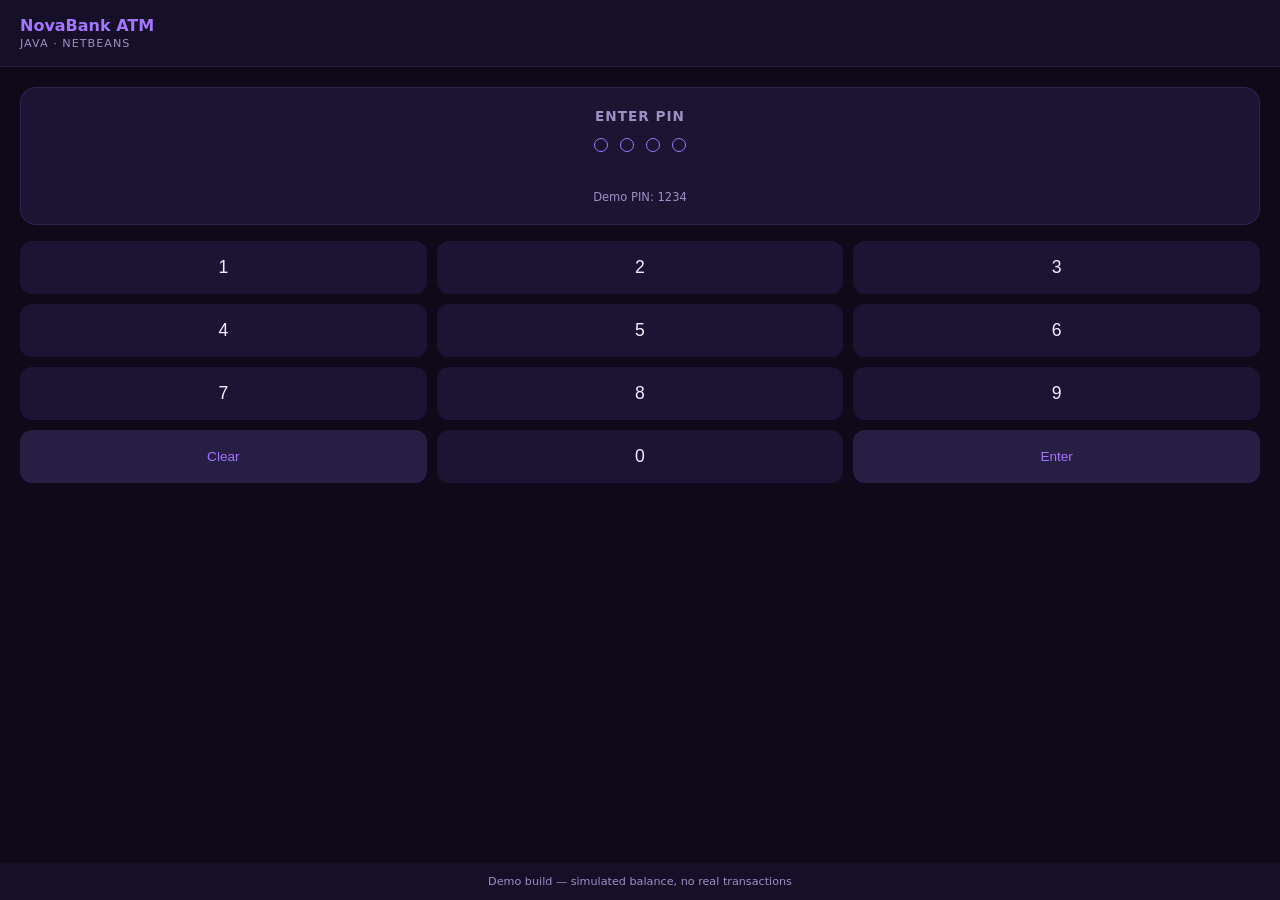
<file: 2026 portfolio/demos/atm-demo.html>
<!DOCTYPE html>
<html lang="en">
<head>
<meta charset="UTF-8">
<meta name="viewport" content="width=device-width, initial-scale=1.0">
<title>ATM Simulation</title>
<style>
    :root{
        --accent:#a276ff;
        --accent-dim:#7c4fe0;
        --bg:#0e0a1a;
        --bg2:#160f28;
        --card:#1c1433;
        --text:#f2eeff;
        --muted:#9c90c2;
    }
    *{ box-sizing:border-box; margin:0; padding:0; }
    html,body{ height:100%; }
    body{
        font-family:'Segoe UI',system-ui,sans-serif;
        background:var(--bg);
        color:var(--text);
        display:flex;
        flex-direction:column;
        min-height:100vh;
    }
    header{
        padding:16px 20px; background:var(--bg2); border-bottom:1px solid rgba(162,118,255,.15);
        display:flex; justify-content:space-between; align-items:center;
    }
    header h1{ font-size:1rem; color:var(--accent); }
    header p{ font-size:.7rem; color:var(--muted); text-transform:uppercase; letter-spacing:1px; margin-top:2px; }
    .logout-btn{ background:none; border:1px solid rgba(162,118,255,.3); color:var(--muted); border-radius:8px; padding:6px 10px; font-size:.7rem; cursor:pointer; }
    main{ flex:1; padding:20px; display:flex; flex-direction:column; gap:16px; }

    .screen{
        background:var(--card); border-radius:16px; padding:20px; text-align:center;
        border:1px solid rgba(162,118,255,.15); min-height:80px; display:flex; flex-direction:column; justify-content:center; gap:8px;
    }
    .screen h2{ font-size:.85rem; color:var(--muted); text-transform:uppercase; letter-spacing:1px; }
    .screen .big{ font-size:1.6rem; font-weight:700; color:var(--accent); }
    .pin-dots{ display:flex; justify-content:center; gap:12px; margin:6px 0; }
    .pin-dots span{ width:14px; height:14px; border-radius:50%; border:1px solid var(--accent); }
    .pin-dots span.filled{ background:var(--accent); }
    .hint{ color:var(--muted); font-size:.72rem; }
    .error-msg{ color:#ff8a8a; font-size:.78rem; min-height:16px; }

    .keypad{ display:grid; grid-template-columns:repeat(3,1fr); gap:10px; }
    .keypad button{
        padding:16px 0; border-radius:12px; border:none; background:var(--card); color:var(--text);
        font-size:1.1rem; cursor:pointer; transition:.15s;
    }
    .keypad button:active{ transform:scale(.94); }
    .keypad button.action{ background:rgba(162,118,255,.18); color:var(--accent); font-size:.85rem; }

    .menu{ display:flex; flex-direction:column; gap:10px; }
    .menu button{
        padding:16px; border-radius:12px; border:1px solid rgba(162,118,255,.2); background:var(--card);
        color:var(--text); font-size:.9rem; text-align:left; display:flex; justify-content:space-between; align-items:center; cursor:pointer;
    }
    .menu button:hover{ border-color:var(--accent); }
    .menu button .arrow{ color:var(--accent); }

    .amount-input{
        width:100%; padding:14px; border-radius:12px; border:1px solid rgba(162,118,255,.25);
        background:var(--card); color:var(--text); font-size:1.1rem; text-align:center;
    }
    .action-row{ display:flex; gap:10px; }
    .action-row button{
        flex:1; padding:14px; border-radius:12px; border:none; font-weight:600; cursor:pointer; font-size:.85rem;
    }
    .btn-primary{ background:var(--accent); color:#150a2e; }
    .btn-secondary{ background:var(--card); color:var(--muted); border:1px solid rgba(162,118,255,.25) !important; }

    .hidden{ display:none !important; }
    footer{ padding:12px 20px; text-align:center; color:var(--muted); font-size:.7rem; background:var(--bg2); }
</style>
</head>
<body>

<header>
    <div>
        <h1>NovaBank ATM</h1>
        <p>Java · NetBeans</p>
    </div>
    <button class="logout-btn hidden" id="logoutBtn">Log out</button>
</header>

<main>

    <!-- PIN SCREEN -->
    <div id="pinScreen">
        <div class="screen">
            <h2>Enter PIN</h2>
            <div class="pin-dots" id="pinDots">
                <span></span><span></span><span></span><span></span>
            </div>
            <div class="error-msg" id="pinError">&nbsp;</div>
            <div class="hint">Demo PIN: 1234</div>
        </div>
        <div class="keypad" id="pinKeypad" style="margin-top:16px;">
            <button data-num="1">1</button><button data-num="2">2</button><button data-num="3">3</button>
            <button data-num="4">4</button><button data-num="5">5</button><button data-num="6">6</button>
            <button data-num="7">7</button><button data-num="8">8</button><button data-num="9">9</button>
            <button class="action" data-action="clear">Clear</button><button data-num="0">0</button><button class="action" data-action="enter">Enter</button>
        </div>
    </div>

    <!-- MENU SCREEN -->
    <div id="menuScreen" class="hidden menu">
        <div class="screen">
            <h2>Available Balance</h2>
            <div class="big" id="balanceDisplay">P2,450.00</div>
        </div>
        <button data-go="withdraw">Withdraw Cash <span class="arrow">→</span></button>
        <button data-go="deposit">Deposit Funds <span class="arrow">→</span></button>
        <button data-go="balance">Balance Inquiry <span class="arrow">→</span></button>
    </div>

    <!-- AMOUNT SCREEN -->
    <div id="amountScreen" class="hidden">
        <div class="screen">
            <h2 id="amountTitle">Withdraw Amount</h2>
            <div class="error-msg" id="amountError">&nbsp;</div>
        </div>
        <input class="amount-input" id="amountInput" type="number" placeholder="Enter amount (P)" style="margin-top:14px;">
        <div class="action-row" style="margin-top:14px;">
            <button class="btn-secondary" data-go="menu">Back</button>
            <button class="btn-primary" id="confirmAmountBtn">Confirm</button>
        </div>
    </div>

    <!-- RESULT SCREEN -->
    <div id="resultScreen" class="hidden">
        <div class="screen">
            <h2 id="resultTitle">Transaction Complete</h2>
            <div class="big" id="resultMessage"></div>
        </div>
        <div class="action-row" style="margin-top:14px;">
            <button class="btn-primary" style="width:100%" data-go="menu">Back to Menu</button>
        </div>
    </div>

</main>

<footer>Demo build — simulated balance, no real transactions</footer>

<script>
    let balance = 2450;
    let pin = '';
    const CORRECT_PIN = '1234';
    let pendingAction = null;

    const pinScreen = document.getElementById('pinScreen');
    const menuScreen = document.getElementById('menuScreen');
    const amountScreen = document.getElementById('amountScreen');
    const resultScreen = document.getElementById('resultScreen');
    const logoutBtn = document.getElementById('logoutBtn');
    const balanceDisplay = document.getElementById('balanceDisplay');
    const pinDots = document.querySelectorAll('#pinDots span');
    const pinError = document.getElementById('pinError');

    function show(screen){
        [pinScreen, menuScreen, amountScreen, resultScreen].forEach(s => s.classList.add('hidden'));
        screen.classList.remove('hidden');
        logoutBtn.classList.toggle('hidden', screen === pinScreen);
    }

    function renderPin(){
        pinDots.forEach((dot, i) => dot.classList.toggle('filled', i < pin.length));
    }

    document.querySelectorAll('#pinKeypad [data-num]').forEach(btn => {
        btn.addEventListener('click', () => {
            if (pin.length >= 4) return;
            pin += btn.dataset.num;
            renderPin();
        });
    });

    document.querySelector('[data-action="clear"]').addEventListener('click', () => {
        pin = '';
        pinError.textContent = ' ';
        renderPin();
    });

    document.querySelector('[data-action="enter"]').addEventListener('click', () => {
        if (pin.length < 4){
            pinError.textContent = 'Enter a 4-digit PIN';
            return;
        }
        if (pin === CORRECT_PIN){
            pinError.textContent = ' ';
            balanceDisplay.textContent = 'P' + balance.toFixed(2);
            show(menuScreen);
        } else {
            pinError.textContent = 'Incorrect PIN, try again';
        }
        pin = '';
        renderPin();
    });

    document.querySelectorAll('[data-go]').forEach(btn => {
        btn.addEventListener('click', () => {
            const dest = btn.dataset.go;
            if (dest === 'menu'){
                balanceDisplay.textContent = 'P' + balance.toFixed(2);
                show(menuScreen);
            } else if (dest === 'balance'){
                document.getElementById('resultTitle').textContent = 'Available Balance';
                document.getElementById('resultMessage').textContent = 'P' + balance.toFixed(2);
                show(resultScreen);
            } else {
                pendingAction = dest;
                document.getElementById('amountTitle').textContent = dest === 'withdraw' ? 'Withdraw Amount' : 'Deposit Amount';
                document.getElementById('amountInput').value = '';
                document.getElementById('amountError').textContent = ' ';
                show(amountScreen);
            }
        });
    });

    document.getElementById('confirmAmountBtn').addEventListener('click', () => {
        const val = Number(document.getElementById('amountInput').value);
        const errorEl = document.getElementById('amountError');

        if (!val || val <= 0){
            errorEl.textContent = 'Enter a valid amount';
            return;
        }

        if (pendingAction === 'withdraw'){
            if (val > balance){
                errorEl.textContent = 'Insufficient funds';
                return;
            }
            balance -= val;
            document.getElementById('resultTitle').textContent = 'Withdrawal Successful';
            document.getElementById('resultMessage').textContent = '-P' + val.toFixed(2);
        } else {
            balance += val;
            document.getElementById('resultTitle').textContent = 'Deposit Successful';
            document.getElementById('resultMessage').textContent = '+P' + val.toFixed(2);
        }

        show(resultScreen);
    });

    logoutBtn.addEventListener('click', () => {
        pin = '';
        renderPin();
        show(pinScreen);
    });

    renderPin();
</script>

</body>
</html>
</file>
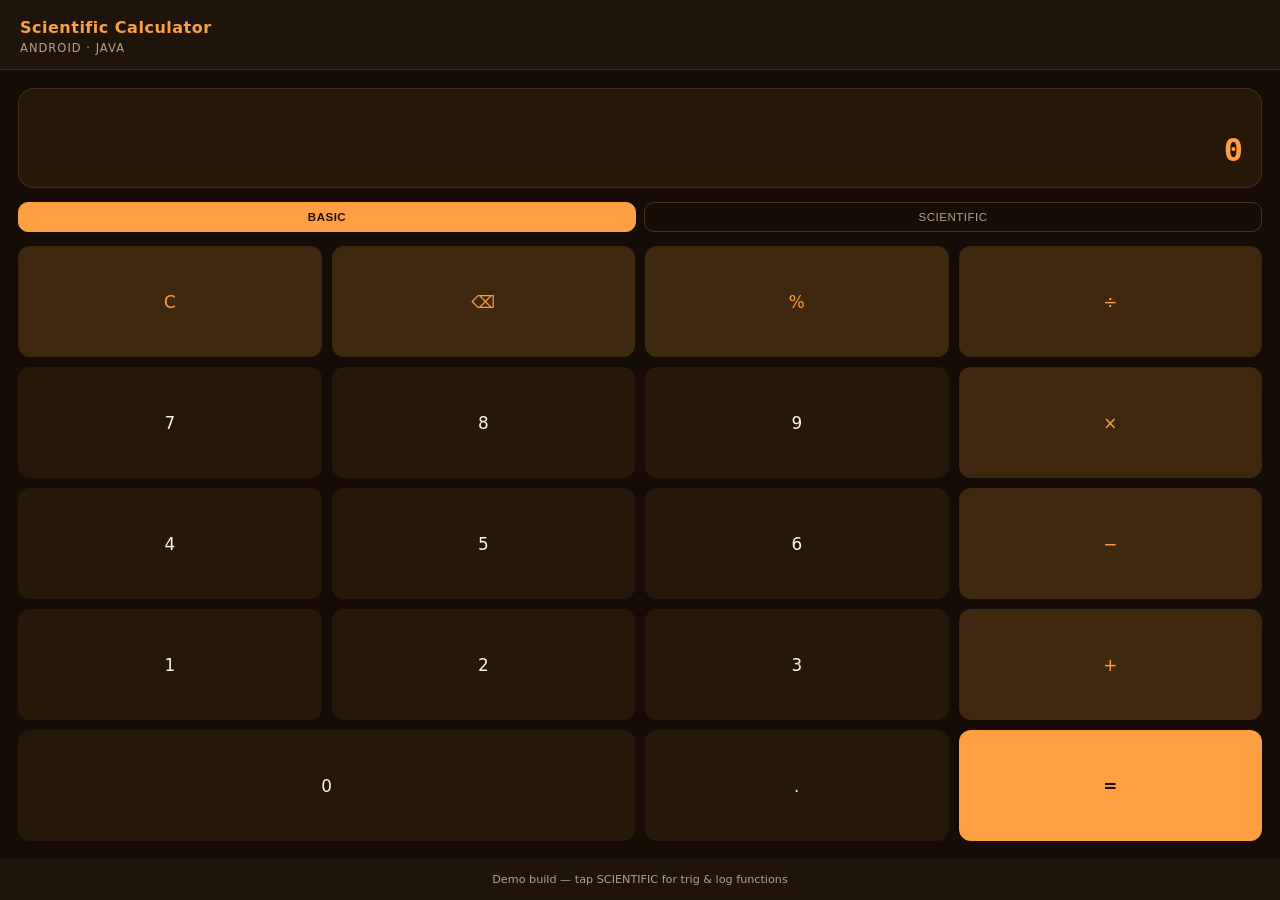
<file: 2026 portfolio/demos/calculator-demo.html>
<!DOCTYPE html>
<html lang="en">
<head>
<meta charset="UTF-8">
<meta name="viewport" content="width=device-width, initial-scale=1.0">
<title>Scientific Calculator</title>
<style>
    :root{
        --accent:#ff9f43;
        --accent-dim:#c9720f;
        --bg:#150d05;
        --bg2:#1e1409;
        --card:#251808;
        --text:#fff3e6;
        --muted:#b8a08a;
    }
    *{ box-sizing:border-box; margin:0; padding:0; }
    html,body{ height:100%; }
    body{
        font-family:'Segoe UI',system-ui,sans-serif;
        background:var(--bg);
        color:var(--text);
        display:flex;
        flex-direction:column;
        min-height:100vh;
    }
    header{
        padding:18px 20px 14px;
        background:var(--bg2);
        border-bottom:1px solid rgba(255,159,67,.15);
    }
    header h1{ font-size:1rem; color:var(--accent); letter-spacing:.5px; }
    header p{ font-size:.72rem; color:var(--muted); margin-top:4px; text-transform:uppercase; letter-spacing:1px; }
    main{ flex:1; padding:18px; display:flex; flex-direction:column; gap:14px; }
    .display{
        background:var(--card);
        border-radius:16px;
        padding:18px;
        min-height:90px;
        display:flex;
        flex-direction:column;
        justify-content:flex-end;
        gap:6px;
        border:1px solid rgba(255,159,67,.15);
    }
    .display .expr{ color:var(--muted); font-size:.85rem; min-height:18px; word-break:break-all; text-align:right; font-family:'Consolas',monospace; }
    .display .result{ color:var(--accent); font-size:2rem; font-weight:600; text-align:right; word-break:break-all; font-family:'Consolas',monospace; }
    .mode-row{ display:flex; gap:8px; }
    .mode-btn{
        flex:1; padding:8px; border-radius:10px; border:1px solid rgba(255,159,67,.25);
        background:transparent; color:var(--muted); font-size:.72rem; letter-spacing:.5px; cursor:pointer;
        transition:.2s;
    }
    .mode-btn.active{ background:var(--accent); color:#1a0f03; border-color:var(--accent); font-weight:600; }
    .keys{ display:grid; grid-template-columns:repeat(4,1fr); gap:10px; flex:1; }
    .keys.sci{ display:none; }
    .keys.sci.show{ display:grid; }
    button.key{
        border:none; border-radius:12px; background:var(--card); color:var(--text);
        font-size:1.05rem; padding:16px 0; cursor:pointer; transition:.15s; font-family:inherit;
    }
    button.key:active{ transform:scale(.94); }
    button.key.op{ background:rgba(255,159,67,.18); color:var(--accent); }
    button.key.eq{ background:var(--accent); color:#1a0f03; font-weight:700; }
    button.key.fn{ background:rgba(255,159,67,.1); color:var(--accent); font-size:.85rem; }
    button.key.wide{ grid-column:span 2; }
    footer{ padding:14px 20px; text-align:center; color:var(--muted); font-size:.7rem; background:var(--bg2); }
</style>
</head>
<body>

<header>
    <h1>Scientific Calculator</h1>
    <p>Android · Java</p>
</header>

<main>
    <div class="display">
        <div class="expr" id="expr">&nbsp;</div>
        <div class="result" id="result">0</div>
    </div>

    <div class="mode-row">
        <button class="mode-btn active" id="basicModeBtn">BASIC</button>
        <button class="mode-btn" id="sciModeBtn">SCIENTIFIC</button>
    </div>

    <div class="keys sci" id="sciKeys">
        <button class="key fn" data-fn="sin(">sin</button>
        <button class="key fn" data-fn="cos(">cos</button>
        <button class="key fn" data-fn="tan(">tan</button>
        <button class="key fn" data-fn="log(">log</button>
        <button class="key fn" data-fn="sqrt(">√</button>
        <button class="key fn" data-fn="(">(</button>
        <button class="key fn" data-fn=")">)</button>
        <button class="key fn" data-op="^">x^y</button>
    </div>

    <div class="keys" id="basicKeys">
        <button class="key op" data-action="clear">C</button>
        <button class="key op" data-action="back">⌫</button>
        <button class="key op" data-op="%">%</button>
        <button class="key op" data-op="/">÷</button>

        <button class="key" data-num="7">7</button>
        <button class="key" data-num="8">8</button>
        <button class="key" data-num="9">9</button>
        <button class="key op" data-op="*">×</button>

        <button class="key" data-num="4">4</button>
        <button class="key" data-num="5">5</button>
        <button class="key" data-num="6">6</button>
        <button class="key op" data-op="-">−</button>

        <button class="key" data-num="1">1</button>
        <button class="key" data-num="2">2</button>
        <button class="key" data-num="3">3</button>
        <button class="key op" data-op="+">+</button>

        <button class="key wide" data-num="0">0</button>
        <button class="key" data-num=".">.</button>
        <button class="key eq" data-action="equals">=</button>
    </div>
</main>

<footer>Demo build — tap SCIENTIFIC for trig &amp; log functions</footer>

<script>
    const exprEl = document.getElementById('expr');
    const resultEl = document.getElementById('result');
    let expr = '';

    function render(){
        exprEl.textContent = expr || ' ';
    }

    function safeEval(source){
        let e = source;
        e = e.replace(/sin\(([^()]*)\)/g, 'Math.sin(($1)*Math.PI/180)');
        e = e.replace(/cos\(([^()]*)\)/g, 'Math.cos(($1)*Math.PI/180)');
        e = e.replace(/tan\(([^()]*)\)/g, 'Math.tan(($1)*Math.PI/180)');
        e = e.replace(/log\(([^()]*)\)/g, 'Math.log10($1)');
        e = e.replace(/sqrt\(([^()]*)\)/g, 'Math.sqrt($1)');
        e = e.replace(/\^/g, '**');
        e = e.replace(/%/g, '/100');
        return Function('"use strict"; return (' + e + ')')();
    }

    document.querySelectorAll('[data-num]').forEach(btn => {
        btn.addEventListener('click', () => {
            expr += btn.dataset.num;
            render();
        });
    });

    document.querySelectorAll('[data-op]').forEach(btn => {
        btn.addEventListener('click', () => {
            expr += btn.dataset.op;
            render();
        });
    });

    document.querySelectorAll('[data-fn]').forEach(btn => {
        btn.addEventListener('click', () => {
            expr += btn.dataset.fn;
            render();
        });
    });

    document.querySelector('[data-action="clear"]').addEventListener('click', () => {
        expr = '';
        resultEl.textContent = '0';
        render();
    });

    document.querySelector('[data-action="back"]').addEventListener('click', () => {
        expr = expr.slice(0, -1);
        render();
    });

    document.querySelector('[data-action="equals"]').addEventListener('click', () => {
        if (!expr) return;
        try {
            const value = safeEval(expr);
            resultEl.textContent = Number.isFinite(value) ? String(Math.round(value * 100000) / 100000) : 'Error';
        } catch (err) {
            resultEl.textContent = 'Error';
        }
    });

    const basicKeys = document.getElementById('basicKeys');
    const sciKeys = document.getElementById('sciKeys');
    const basicModeBtn = document.getElementById('basicModeBtn');
    const sciModeBtn = document.getElementById('sciModeBtn');

    basicModeBtn.addEventListener('click', () => {
        sciKeys.classList.remove('show');
        basicModeBtn.classList.add('active');
        sciModeBtn.classList.remove('active');
    });

    sciModeBtn.addEventListener('click', () => {
        sciKeys.classList.add('show');
        sciModeBtn.classList.add('active');
        basicModeBtn.classList.remove('active');
    });
</script>

</body>
</html>
</file>
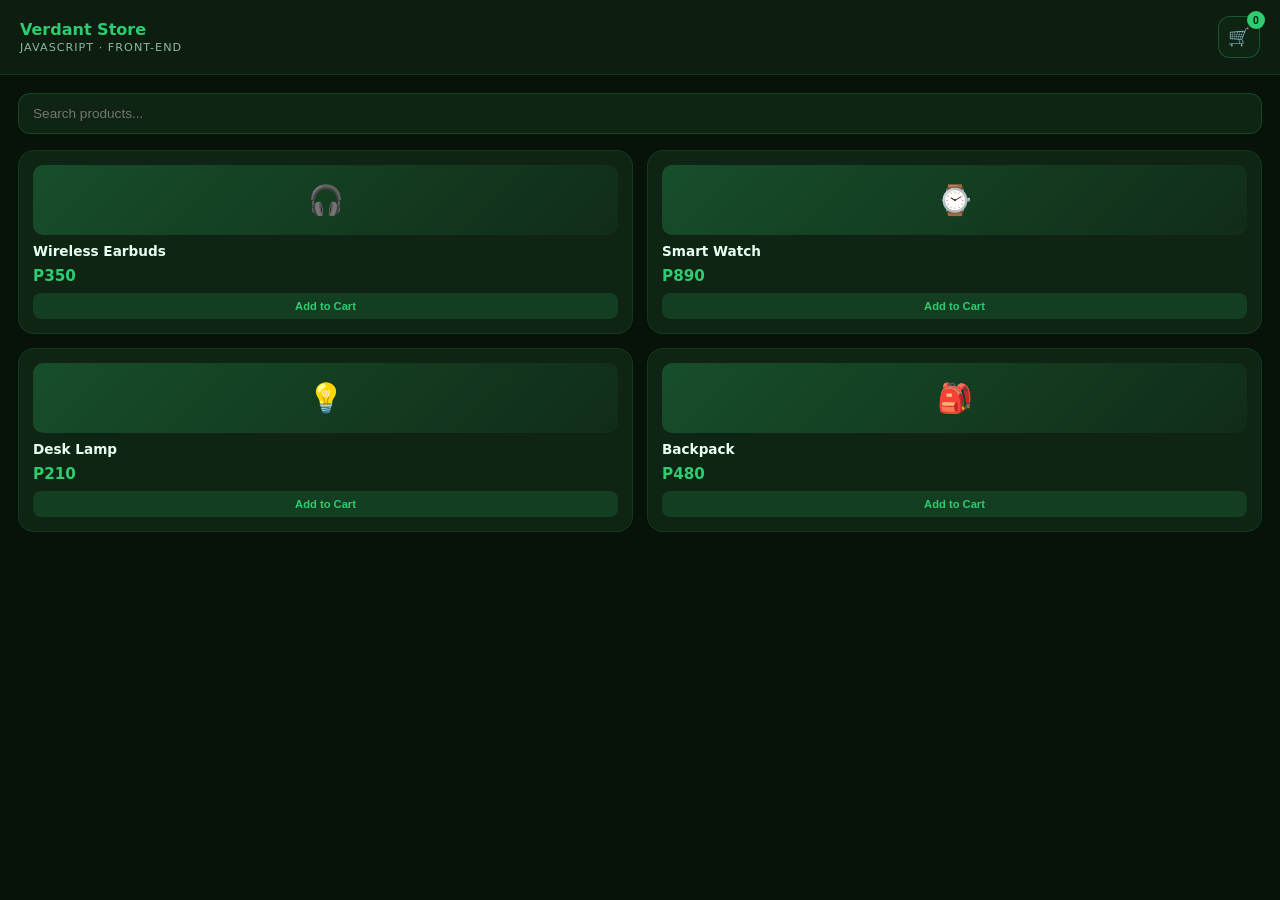
<file: 2026 portfolio/demos/ecommerce-demo.html>
<!DOCTYPE html>
<html lang="en">
<head>
<meta charset="UTF-8">
<meta name="viewport" content="width=device-width, initial-scale=1.0">
<title>Online Store</title>
<style>
    :root{
        --accent:#2ecc71;
        --accent-dim:#1e9f57;
        --bg:#071309;
        --bg2:#0d1e10;
        --card:#0f2413;
        --text:#eafff0;
        --muted:#8fb89c;
    }
    *{ box-sizing:border-box; margin:0; padding:0; }
    html,body{ height:100%; }
    body{
        font-family:'Segoe UI',system-ui,sans-serif;
        background:var(--bg);
        color:var(--text);
        display:flex;
        flex-direction:column;
        min-height:100vh;
        position:relative;
        overflow-x:hidden;
    }
    header{
        padding:16px 20px;
        background:var(--bg2);
        border-bottom:1px solid rgba(46,204,113,.15);
        display:flex;
        align-items:center;
        justify-content:space-between;
    }
    header h1{ font-size:1rem; color:var(--accent); }
    header p{ font-size:.7rem; color:var(--muted); margin-top:2px; text-transform:uppercase; letter-spacing:1px; }
    .cart-btn{
        position:relative; background:var(--card); border:1px solid rgba(46,204,113,.3);
        color:var(--accent); border-radius:12px; width:42px; height:42px; font-size:1.1rem;
        cursor:pointer; display:flex; align-items:center; justify-content:center;
    }
    .cart-badge{
        position:absolute; top:-6px; right:-6px; background:var(--accent); color:#04220c;
        font-size:.65rem; font-weight:700; width:18px; height:18px; border-radius:50%;
        display:flex; align-items:center; justify-content:center;
    }
    main{ flex:1; padding:18px; }
    .search{
        width:100%; padding:12px 14px; border-radius:12px; border:1px solid rgba(46,204,113,.2);
        background:var(--card); color:var(--text); margin-bottom:16px; font-size:.85rem;
    }
    .grid{ display:grid; grid-template-columns:1fr 1fr; gap:14px; }
    .product{
        background:var(--card); border-radius:16px; padding:14px; display:flex; flex-direction:column; gap:8px;
        border:1px solid rgba(46,204,113,.12);
    }
    .thumb{
        height:70px; border-radius:10px; background:linear-gradient(135deg, rgba(46,204,113,.25), rgba(46,204,113,.05));
        display:flex; align-items:center; justify-content:center; font-size:1.8rem;
    }
    .product h3{ font-size:.85rem; }
    .product .price{ color:var(--accent); font-weight:700; font-size:.95rem; }
    .add-btn{
        margin-top:auto; padding:7px 4px; border-radius:8px; border:none; background:rgba(46,204,113,.15);
        color:var(--accent); font-size:.7rem; font-weight:600; cursor:pointer; transition:.2s; white-space:nowrap;
    }
    .add-btn:active{ transform:scale(.95); }
    .add-btn.added{ background:var(--accent); color:#04220c; }

    .cart-panel{
        position:fixed; inset:0; background:rgba(2,10,4,.6); display:flex; align-items:flex-end;
        opacity:0; pointer-events:none; transition:.3s; z-index:20;
    }
    .cart-panel.open{ opacity:1; pointer-events:auto; }
    .cart-sheet{
        background:var(--bg2); width:100%; border-radius:20px 20px 0 0; padding:20px;
        transform:translateY(100%); transition:.35s ease; max-height:70%; display:flex; flex-direction:column;
    }
    .cart-panel.open .cart-sheet{ transform:translateY(0); }
    .cart-sheet h2{ font-size:1rem; color:var(--accent); margin-bottom:12px; }
    .cart-items{ flex:1; overflow-y:auto; display:flex; flex-direction:column; gap:10px; }
    .cart-item{ display:flex; align-items:center; justify-content:space-between; background:var(--card); padding:10px 12px; border-radius:10px; }
    .cart-item .info{ font-size:.8rem; }
    .cart-item .info span{ display:block; color:var(--muted); font-size:.72rem; }
    .remove-btn{ background:none; border:none; color:#ff8a8a; font-size:1rem; cursor:pointer; }
    .cart-total{ display:flex; justify-content:space-between; padding:14px 0; font-weight:700; color:var(--accent); border-top:1px solid rgba(46,204,113,.15); margin-top:10px; }
    .checkout-btn{
        padding:14px; border:none; border-radius:12px; background:var(--accent); color:#04220c;
        font-weight:700; font-size:.9rem; cursor:pointer;
    }
    .close-cart{ align-self:flex-end; background:none; border:none; color:var(--muted); font-size:.8rem; cursor:pointer; margin-bottom:6px; }
    .empty{ color:var(--muted); font-size:.85rem; text-align:center; padding:20px 0; }

    .toast{
        position:fixed; bottom:20px; left:50%; transform:translateX(-50%) translateY(20px); background:var(--accent);
        color:#04220c; padding:12px 20px; border-radius:999px; font-size:.82rem; font-weight:600;
        opacity:0; transition:.3s; z-index:30; white-space:nowrap;
    }
    .toast.show{ opacity:1; transform:translateX(-50%) translateY(0); }
</style>
</head>
<body>

<header>
    <div>
        <h1>Verdant Store</h1>
        <p>JavaScript · Front-End</p>
    </div>
    <button class="cart-btn" id="cartBtn">🛒<span class="cart-badge" id="cartBadge">0</span></button>
</header>

<main>
    <input class="search" placeholder="Search products...">
    <div class="grid" id="grid"></div>
</main>

<div class="cart-panel" id="cartPanel">
    <div class="cart-sheet">
        <button class="close-cart" id="closeCart">Close ✕</button>
        <h2>Your Cart</h2>
        <div class="cart-items" id="cartItems"></div>
        <div class="cart-total"><span>Subtotal</span><span id="cartTotal">P0</span></div>
        <button class="checkout-btn" id="checkoutBtn">Checkout</button>
    </div>
</div>

<div class="toast" id="toast"></div>

<script>
    const products = [
        { id: 1, name: 'Wireless Earbuds', price: 350, emoji: '🎧' },
        { id: 2, name: 'Smart Watch', price: 890, emoji: '⌚' },
        { id: 3, name: 'Desk Lamp', price: 210, emoji: '💡' },
        { id: 4, name: 'Backpack', price: 480, emoji: '🎒' }
    ];

    const cart = {};
    const grid = document.getElementById('grid');
    const cartBtn = document.getElementById('cartBtn');
    const cartPanel = document.getElementById('cartPanel');
    const closeCart = document.getElementById('closeCart');
    const cartItemsEl = document.getElementById('cartItems');
    const cartTotalEl = document.getElementById('cartTotal');
    const cartBadge = document.getElementById('cartBadge');
    const toast = document.getElementById('toast');

    function showToast(msg){
        toast.textContent = msg;
        toast.classList.add('show');
        setTimeout(() => toast.classList.remove('show'), 1800);
    }

    function renderGrid(){
        grid.innerHTML = products.map(p => `
            <div class="product">
                <div class="thumb">${p.emoji}</div>
                <h3>${p.name}</h3>
                <div class="price">P${p.price}</div>
                <button class="add-btn" data-id="${p.id}">Add to Cart</button>
            </div>
        `).join('');

        grid.querySelectorAll('.add-btn').forEach(btn => {
            btn.addEventListener('click', () => {
                const id = Number(btn.dataset.id);
                cart[id] = (cart[id] || 0) + 1;
                renderCart();
                showToast('Added to cart');
                btn.textContent = 'Added ✓';
                btn.classList.add('added');
                setTimeout(() => { btn.textContent = 'Add to Cart'; btn.classList.remove('added'); }, 900);
            });
        });
    }

    function renderCart(){
        const ids = Object.keys(cart);
        let count = 0, total = 0;
        ids.forEach(id => { count += cart[id]; });
        cartBadge.textContent = count;

        if (!ids.length){
            cartItemsEl.innerHTML = '<div class="empty">Your cart is empty</div>';
        } else {
            cartItemsEl.innerHTML = ids.map(id => {
                const p = products.find(x => x.id === Number(id));
                const lineTotal = p.price * cart[id];
                total += lineTotal;
                return `
                    <div class="cart-item">
                        <div class="info">${p.emoji} ${p.name} × ${cart[id]}<span>P${lineTotal}</span></div>
                        <button class="remove-btn" data-id="${id}">✕</button>
                    </div>
                `;
            }).join('');
        }

        cartTotalEl.textContent = 'P' + total;

        cartItemsEl.querySelectorAll('.remove-btn').forEach(btn => {
            btn.addEventListener('click', () => {
                delete cart[btn.dataset.id];
                renderCart();
            });
        });
    }

    cartBtn.addEventListener('click', () => cartPanel.classList.add('open'));
    closeCart.addEventListener('click', () => cartPanel.classList.remove('open'));
    cartPanel.addEventListener('click', (e) => { if (e.target === cartPanel) cartPanel.classList.remove('open'); });

    document.getElementById('checkoutBtn').addEventListener('click', () => {
        const total = cartTotalEl.textContent;
        if (total === 'P0'){ showToast('Cart is empty'); return; }
        showToast('Order placed! Total ' + total);
        Object.keys(cart).forEach(k => delete cart[k]);
        renderCart();
        setTimeout(() => cartPanel.classList.remove('open'), 900);
    });

    renderGrid();
    renderCart();
</script>

</body>
</html>
</file>
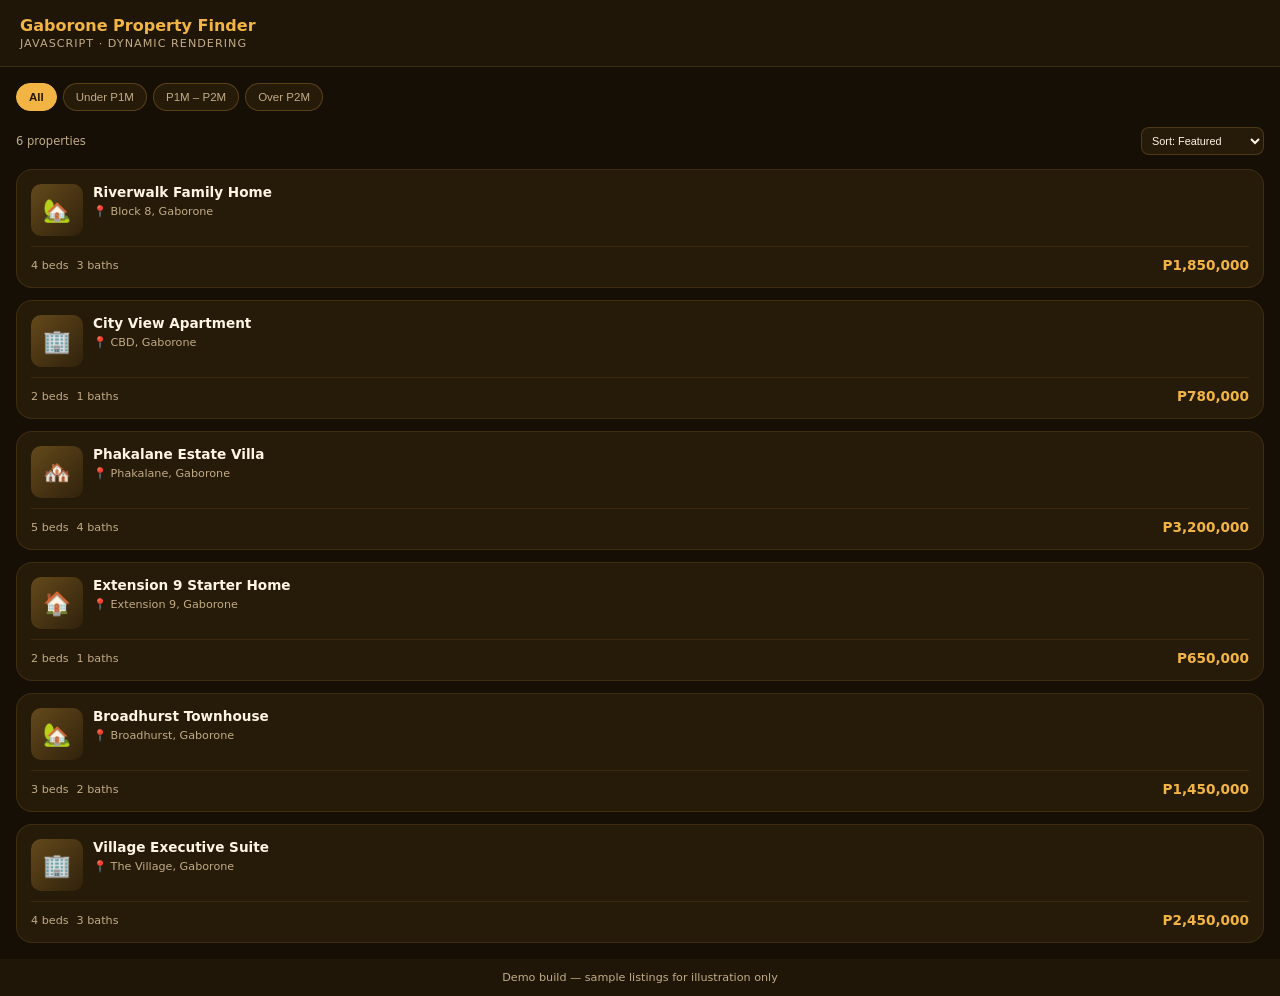
<file: 2026 portfolio/demos/realestate-demo.html>
<!DOCTYPE html>
<html lang="en">
<head>
<meta charset="UTF-8">
<meta name="viewport" content="width=device-width, initial-scale=1.0">
<title>Real Estate Listings</title>
<style>
    :root{
        --accent:#f2b544;
        --accent-dim:#c98f1f;
        --bg:#150f06;
        --bg2:#1f1608;
        --card:#261a09;
        --text:#fff6e6;
        --muted:#c2ac85;
    }
    *{ box-sizing:border-box; margin:0; padding:0; }
    html,body{ height:100%; }
    body{
        font-family:'Segoe UI',system-ui,sans-serif;
        background:var(--bg);
        color:var(--text);
        display:flex;
        flex-direction:column;
        min-height:100vh;
    }
    header{ padding:16px 20px; background:var(--bg2); border-bottom:1px solid rgba(242,181,68,.15); }
    header h1{ font-size:1rem; color:var(--accent); }
    header p{ font-size:.7rem; color:var(--muted); text-transform:uppercase; letter-spacing:1px; margin-top:2px; }

    main{ flex:1; padding:16px; display:flex; flex-direction:column; gap:14px; }

    .filters{ display:flex; gap:6px; overflow-x:auto; padding-bottom:2px; }
    .filter-chip{
        flex-shrink:0; padding:7px 12px; border-radius:999px; border:1px solid rgba(242,181,68,.25);
        background:var(--card); color:var(--muted); font-size:.72rem; cursor:pointer; transition:.2s; white-space:nowrap;
    }
    .filter-chip.active{ background:var(--accent); color:#241703; border-color:var(--accent); font-weight:600; }

    .sort-row{ display:flex; flex-wrap:wrap; justify-content:space-between; align-items:center; gap:6px; font-size:.72rem; color:var(--muted); }
    .sort-row select{
        background:var(--card); color:var(--text); border:1px solid rgba(242,181,68,.2); border-radius:8px;
        padding:6px 6px; font-size:.68rem; max-width:100%; min-width:0;
    }

    .listings{ display:flex; flex-direction:column; gap:12px; }
    .property{
        background:var(--card); border-radius:16px; padding:14px; border:1px solid rgba(242,181,68,.12); cursor:pointer;
        min-width:0;
    }
    .prop-top{ display:flex; gap:10px; min-width:0; }
    .prop-thumb{
        width:52px; height:52px; border-radius:10px; flex-shrink:0;
        background:linear-gradient(135deg, rgba(242,181,68,.3), rgba(242,181,68,.05));
        display:flex; align-items:center; justify-content:center; font-size:1.4rem;
    }
    .prop-info{ flex:1; min-width:0; }
    .prop-info h3{ font-size:.85rem; line-height:1.3; word-break:break-word; }
    .prop-info .loc{ font-size:.7rem; color:var(--muted); margin-top:3px; word-break:break-word; }
    .prop-footer{
        display:flex; flex-wrap:wrap; justify-content:space-between; align-items:center; gap:6px;
        margin-top:10px; padding-top:10px; border-top:1px solid rgba(242,181,68,.1);
    }
    .prop-footer .meta{ font-size:.7rem; color:var(--muted); display:flex; gap:8px; flex-shrink:0; }
    .prop-price{ color:var(--accent); font-weight:700; font-size:.85rem; white-space:nowrap; flex-shrink:0; }
    .prop-details{
        max-height:0; overflow:hidden; transition:.3s ease; font-size:.75rem; color:var(--muted); line-height:1.6;
    }
    .property.expanded .prop-details{ max-height:120px; margin-top:10px; padding-top:10px; border-top:1px solid rgba(242,181,68,.15); }
    .no-results{ text-align:center; color:var(--muted); font-size:.85rem; padding:30px 0; }
    footer{ padding:12px 20px; text-align:center; color:var(--muted); font-size:.7rem; background:var(--bg2); }
</style>
</head>
<body>

<header>
    <h1>Gaborone Property Finder</h1>
    <p>JavaScript · Dynamic Rendering</p>
</header>

<main>
    <div class="filters" id="filters">
        <button class="filter-chip active" data-filter="all">All</button>
        <button class="filter-chip" data-filter="under1">Under P1M</button>
        <button class="filter-chip" data-filter="1to2">P1M – P2M</button>
        <button class="filter-chip" data-filter="over2">Over P2M</button>
    </div>

    <div class="sort-row">
        <span id="resultCount">6 properties</span>
        <select id="sortSelect">
            <option value="default">Sort: Featured</option>
            <option value="low">Price: Low to High</option>
            <option value="high">Price: High to Low</option>
        </select>
    </div>

    <div class="listings" id="listings"></div>
</main>

<footer>Demo build — sample listings for illustration only</footer>

<script>
    const properties = [
        { id: 1, name: 'Riverwalk Family Home', loc: 'Block 8, Gaborone', price: 1850000, beds: 4, baths: 3, emoji: '🏡', desc: 'Spacious 4-bedroom home with a landscaped garden and double garage.' },
        { id: 2, name: 'City View Apartment', loc: 'CBD, Gaborone', price: 780000, beds: 2, baths: 1, emoji: '🏢', desc: 'Modern 2-bedroom apartment with secure parking and city views.' },
        { id: 3, name: 'Phakalane Estate Villa', loc: 'Phakalane, Gaborone', price: 3200000, beds: 5, baths: 4, emoji: '🏘️', desc: 'Luxury villa on the golf estate with pool and staff quarters.' },
        { id: 4, name: 'Extension 9 Starter Home', loc: 'Extension 9, Gaborone', price: 650000, beds: 2, baths: 1, emoji: '🏠', desc: 'Compact starter home, ideal for first-time buyers, close to schools.' },
        { id: 5, name: 'Broadhurst Townhouse', loc: 'Broadhurst, Gaborone', price: 1450000, beds: 3, baths: 2, emoji: '🏡', desc: 'Townhouse in a gated complex with communal pool and 24hr security.' },
        { id: 6, name: 'Village Executive Suite', loc: 'The Village, Gaborone', price: 2450000, beds: 4, baths: 3, emoji: '🏢', desc: 'Executive home near the mall, recently renovated with modern finishes.' }
    ];

    let activeFilter = 'all';
    let sortMode = 'default';
    const listingsEl = document.getElementById('listings');
    const resultCount = document.getElementById('resultCount');

    function matchesFilter(p){
        if (activeFilter === 'under1') return p.price < 1000000;
        if (activeFilter === '1to2') return p.price >= 1000000 && p.price <= 2000000;
        if (activeFilter === 'over2') return p.price > 2000000;
        return true;
    }

    function fmt(n){ return 'P' + n.toLocaleString(); }

    function render(){
        let list = properties.filter(matchesFilter);
        if (sortMode === 'low') list = list.slice().sort((a,b) => a.price - b.price);
        if (sortMode === 'high') list = list.slice().sort((a,b) => b.price - a.price);

        resultCount.textContent = list.length + ' propert' + (list.length === 1 ? 'y' : 'ies');

        if (!list.length){
            listingsEl.innerHTML = '<div class="no-results">No properties match this filter</div>';
            return;
        }

        listingsEl.innerHTML = list.map(p => `
            <div class="property" data-id="${p.id}">
                <div class="prop-top">
                    <div class="prop-thumb">${p.emoji}</div>
                    <div class="prop-info">
                        <h3>${p.name}</h3>
                        <div class="loc">📍 ${p.loc}</div>
                    </div>
                </div>
                <div class="prop-footer">
                    <div class="meta"><span>${p.beds} beds</span><span>${p.baths} baths</span></div>
                    <div class="prop-price">${fmt(p.price)}</div>
                </div>
                <div class="prop-details">${p.desc}</div>
            </div>
        `).join('');

        listingsEl.querySelectorAll('.property').forEach(card => {
            card.addEventListener('click', () => card.classList.toggle('expanded'));
        });
    }

    document.querySelectorAll('.filter-chip').forEach(chip => {
        chip.addEventListener('click', () => {
            document.querySelectorAll('.filter-chip').forEach(c => c.classList.remove('active'));
            chip.classList.add('active');
            activeFilter = chip.dataset.filter;
            render();
        });
    });

    document.getElementById('sortSelect').addEventListener('change', (e) => {
        sortMode = e.target.value;
        render();
    });

    render();
</script>

</body>
</html>
</file>
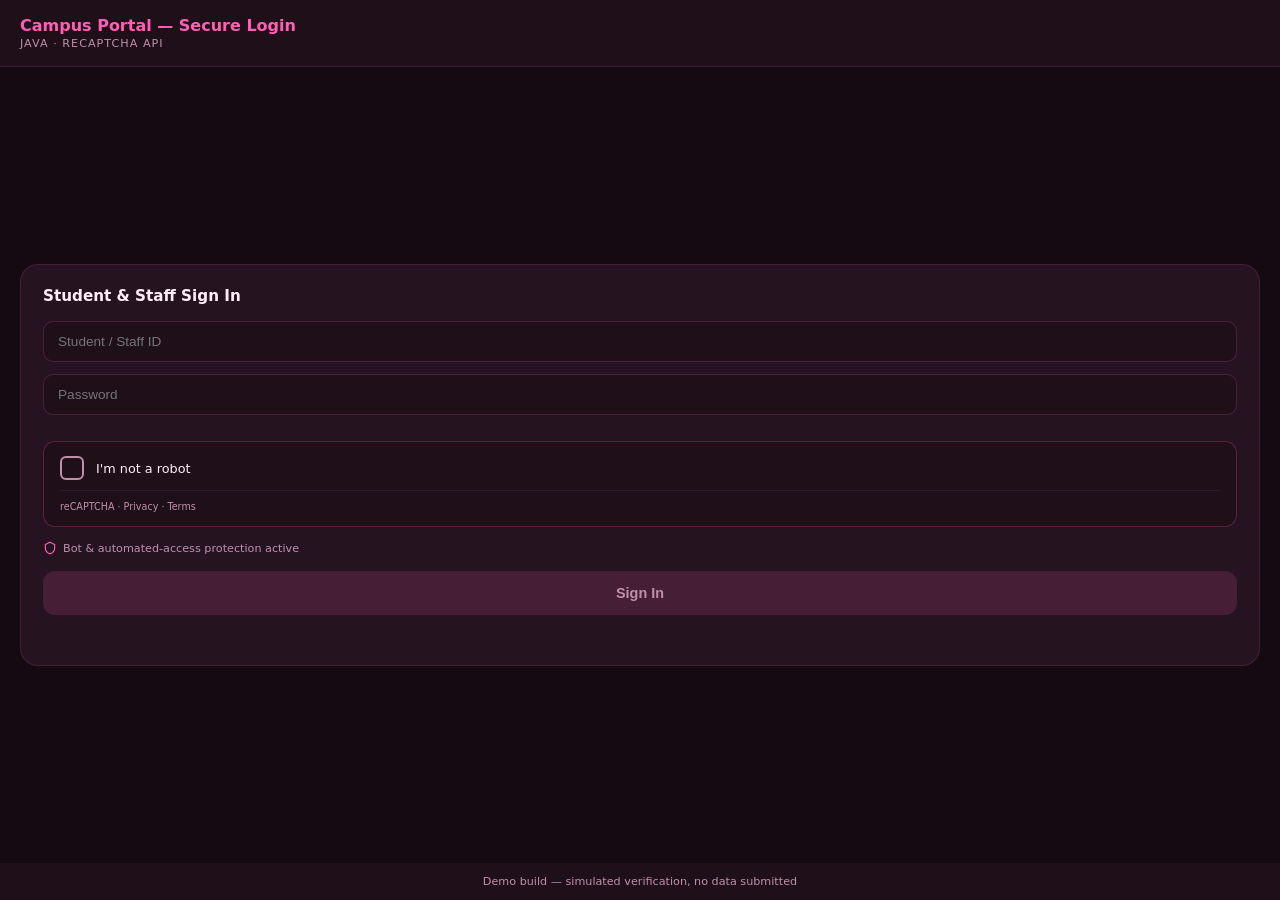
<file: 2026 portfolio/demos/recaptcha-demo.html>
<!DOCTYPE html>
<html lang="en">
<head>
<meta charset="UTF-8">
<meta name="viewport" content="width=device-width, initial-scale=1.0">
<title>reCAPTCHA Verification</title>
<style>
    :root{
        --accent:#ff5fb2;
        --accent-dim:#c93b87;
        --bg:#150a11;
        --bg2:#1f0f19;
        --card:#261320;
        --text:#ffeef7;
        --muted:#c090ab;
    }
    *{ box-sizing:border-box; margin:0; padding:0; }
    html,body{ height:100%; }
    body{
        font-family:'Segoe UI',system-ui,sans-serif;
        background:var(--bg);
        color:var(--text);
        display:flex;
        flex-direction:column;
        min-height:100vh;
    }
    header{ padding:16px 20px; background:var(--bg2); border-bottom:1px solid rgba(255,95,178,.15); }
    header h1{ font-size:1rem; color:var(--accent); }
    header p{ font-size:.7rem; color:var(--muted); text-transform:uppercase; letter-spacing:1px; margin-top:2px; }

    main{ flex:1; padding:26px 20px; display:flex; flex-direction:column; gap:18px; justify-content:center; }

    .login-card{ background:var(--card); border-radius:18px; padding:22px; border:1px solid rgba(255,95,178,.15); }
    .login-card h2{ font-size:.95rem; margin-bottom:16px; color:var(--text); }
    .field{
        width:100%; padding:12px 14px; border-radius:10px; border:1px solid rgba(255,95,178,.2);
        background:var(--bg2); color:var(--text); margin-bottom:12px; font-size:.85rem;
    }

    .captcha-box{
        padding:14px 16px; border-radius:12px;
        border:1px solid rgba(255,95,178,.25); background:var(--bg2); margin:14px 0;
    }
    .captcha-row{ display:flex; align-items:center; gap:12px; min-width:0; }
    .checkbox{
        width:24px; height:24px; border-radius:6px; border:2px solid var(--muted); flex-shrink:0;
        display:flex; align-items:center; justify-content:center; cursor:pointer; transition:.2s; position:relative;
    }
    .checkbox.loading{ border-color:var(--accent); }
    .checkbox.verified{ background:var(--accent); border-color:var(--accent); }
    .checkbox svg{ width:14px; height:14px; opacity:0; transition:.2s; }
    .checkbox.verified svg{ opacity:1; }
    .spinner{
        width:14px; height:14px; border:2px solid rgba(255,95,178,.3); border-top-color:var(--accent);
        border-radius:50%; opacity:0; position:absolute; animation:spin .7s linear infinite;
    }
    .checkbox.loading .spinner{ opacity:1; }
    @keyframes spin{ to{ transform:rotate(360deg); } }
    .captcha-label{ font-size:.8rem; flex:1; min-width:0; word-break:break-word; }
    .captcha-brand{ font-size:.6rem; color:var(--muted); margin-top:10px; padding-top:10px; border-top:1px solid rgba(255,95,178,.12); }

    .shield{ font-size:.7rem; color:var(--muted); display:flex; align-items:center; gap:6px; }
    .shield svg{ width:14px; height:14px; color:var(--accent); }

    .signin-btn{
        width:100%; padding:14px; border:none; border-radius:12px; background:rgba(255,95,178,.15);
        color:var(--muted); font-weight:600; font-size:.9rem; cursor:pointer; transition:.2s;
    }
    .signin-btn.ready{ background:var(--accent); color:#2a0a1c; }
    .signin-btn.shake{ animation:shake .4s; }
    @keyframes shake{ 20%,60%{ transform:translateX(-6px); } 40%,80%{ transform:translateX(6px); } }

    .status-msg{ text-align:center; font-size:.78rem; margin-top:12px; min-height:16px; }
    .status-msg.warn{ color:#ff9d9d; }
    .status-msg.success{ color:var(--accent); }
    footer{ padding:12px 20px; text-align:center; color:var(--muted); font-size:.7rem; background:var(--bg2); }
</style>
</head>
<body>

<header>
    <h1>Campus Portal — Secure Login</h1>
    <p>Java · reCAPTCHA API</p>
</header>

<main>
    <div class="login-card">
        <h2>Student &amp; Staff Sign In</h2>
        <input class="field" placeholder="Student / Staff ID" disabled>
        <input class="field" placeholder="Password" type="password" disabled>

        <div class="captcha-box">
            <div class="captcha-row">
                <div class="checkbox" id="checkbox">
                    <div class="spinner"></div>
                    <svg viewBox="0 0 24 24" fill="none" stroke="#2a0a1c" stroke-width="3"><path d="M4 12l5 5L20 6"/></svg>
                </div>
                <div class="captcha-label">I'm not a robot</div>
            </div>
            <div class="captcha-brand">reCAPTCHA · Privacy · Terms</div>
        </div>

        <div class="shield">
            <svg viewBox="0 0 24 24" fill="none" stroke="currentColor" stroke-width="2"><path d="M12 2l8 4v6c0 5-3.5 8.5-8 10-4.5-1.5-8-5-8-10V6z"/></svg>
            Bot &amp; automated-access protection active
        </div>

        <button class="signin-btn" id="signinBtn" style="margin-top:16px;">Sign In</button>
        <div class="status-msg" id="statusMsg">&nbsp;</div>
    </div>
</main>

<footer>Demo build — simulated verification, no data submitted</footer>

<script>
    const checkbox = document.getElementById('checkbox');
    const signinBtn = document.getElementById('signinBtn');
    const statusMsg = document.getElementById('statusMsg');
    let verified = false;
    let verifying = false;

    checkbox.addEventListener('click', () => {
        if (verified || verifying) return;
        verifying = true;
        checkbox.classList.add('loading');
        statusMsg.textContent = 'Verifying...';
        statusMsg.className = 'status-msg';

        setTimeout(() => {
            verifying = false;
            verified = true;
            checkbox.classList.remove('loading');
            checkbox.classList.add('verified');
            signinBtn.classList.add('ready');
            statusMsg.textContent = 'Verification passed — you may sign in';
            statusMsg.className = 'status-msg success';
        }, 1100);
    });

    signinBtn.addEventListener('click', () => {
        if (!verified){
            signinBtn.classList.add('shake');
            statusMsg.textContent = 'Please complete the verification above';
            statusMsg.className = 'status-msg warn';
            setTimeout(() => signinBtn.classList.remove('shake'), 400);
            return;
        }
        statusMsg.textContent = 'Access granted — bot protection passed ✓';
        statusMsg.className = 'status-msg success';
    });
</script>

</body>
</html>
</file>
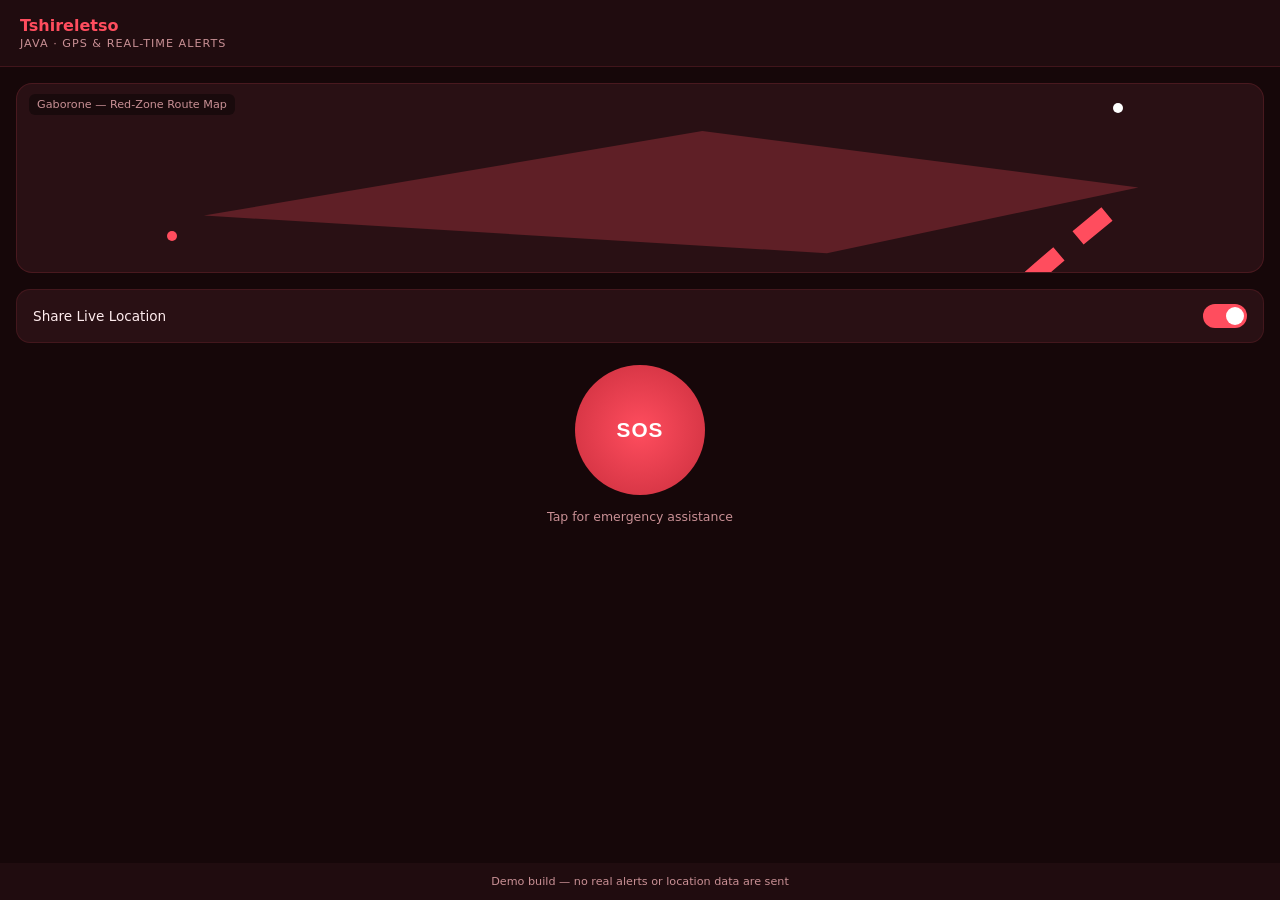
<file: 2026 portfolio/demos/safety-demo.html>
<!DOCTYPE html>
<html lang="en">
<head>
<meta charset="UTF-8">
<meta name="viewport" content="width=device-width, initial-scale=1.0">
<title>Tshireletso Safety App</title>
<style>
    :root{
        --accent:#ff4d5e;
        --accent-dim:#c92e3d;
        --bg:#160709;
        --bg2:#200c0f;
        --card:#291014;
        --text:#ffecee;
        --muted:#c99095;
    }
    *{ box-sizing:border-box; margin:0; padding:0; }
    html,body{ height:100%; }
    body{
        font-family:'Segoe UI',system-ui,sans-serif;
        background:var(--bg);
        color:var(--text);
        display:flex;
        flex-direction:column;
        min-height:100vh;
    }
    header{ padding:16px 20px; background:var(--bg2); border-bottom:1px solid rgba(255,77,94,.15); }
    header h1{ font-size:1rem; color:var(--accent); }
    header p{ font-size:.7rem; color:var(--muted); text-transform:uppercase; letter-spacing:1px; margin-top:2px; }

    main{ flex:1; padding:16px; display:flex; flex-direction:column; gap:16px; }

    .map{
        position:relative; height:190px; border-radius:16px; background:var(--card);
        border:1px solid rgba(255,77,94,.15); overflow:hidden;
    }
    .zone{ position:absolute; background:rgba(255,77,94,.25); border:1px solid rgba(255,77,94,.5); clip-path:polygon(15% 70%,55% 25%,90% 55%,65% 90%); inset:0; }
    .route{ position:absolute; inset:0; }
    .pin{ position:absolute; width:10px; height:10px; border-radius:50%; }
    .pin.start{ background:var(--accent); top:78%; left:12%; }
    .pin.end{ background:#fff; top:10%; left:88%; }
    .map-label{ position:absolute; top:10px; left:12px; font-size:.7rem; color:var(--muted); background:rgba(0,0,0,.4); padding:4px 8px; border-radius:6px; }

    .toggle-row{
        display:flex; align-items:center; justify-content:space-between; background:var(--card);
        padding:14px 16px; border-radius:14px; border:1px solid rgba(255,77,94,.12);
    }
    .toggle-row span{ font-size:.85rem; }
    .switch{ position:relative; width:44px; height:24px; }
    .switch input{ opacity:0; width:0; height:0; }
    .slider{
        position:absolute; inset:0; background:rgba(255,255,255,.15); border-radius:999px; cursor:pointer; transition:.2s;
    }
    .slider::before{
        content:''; position:absolute; width:18px; height:18px; left:3px; top:3px; background:#fff; border-radius:50%; transition:.2s;
    }
    .switch input:checked + .slider{ background:var(--accent); }
    .switch input:checked + .slider::before{ transform:translateX(20px); }

    .sos-wrap{ display:flex; flex-direction:column; align-items:center; gap:14px; margin-top:6px; }
    .sos-btn{
        width:130px; height:130px; border-radius:50%; border:none; cursor:pointer;
        background:radial-gradient(circle, var(--accent), var(--accent-dim));
        color:#fff; font-size:1.3rem; font-weight:800; letter-spacing:1px;
        box-shadow:0 0 0 rgba(255,77,94,.5); animation:pulse 2.2s infinite;
        transition:transform .15s;
    }
    .sos-btn:active{ transform:scale(.96); }
    @keyframes pulse{
        0%{ box-shadow:0 0 0 0 rgba(255,77,94,.5); }
        70%{ box-shadow:0 0 0 22px rgba(255,77,94,0); }
        100%{ box-shadow:0 0 0 0 rgba(255,77,94,0); }
    }
    .sos-hint{ color:var(--muted); font-size:.78rem; }

    .modal-overlay{
        position:fixed; inset:0; background:rgba(10,3,4,.7); display:flex; align-items:center; justify-content:center;
        opacity:0; pointer-events:none; transition:.25s; z-index:20; padding:20px;
    }
    .modal-overlay.open{ opacity:1; pointer-events:auto; }
    .modal{
        background:var(--bg2); border-radius:18px; padding:24px; max-width:320px; width:100%; text-align:center;
        border:1px solid rgba(255,77,94,.25);
    }
    .modal h2{ font-size:1rem; margin-bottom:10px; }
    .modal p{ font-size:.82rem; color:var(--muted); margin-bottom:18px; line-height:1.6; }
    .modal-actions{ display:flex; gap:10px; }
    .modal-actions button{ flex:1; padding:12px; border-radius:10px; border:none; font-weight:600; font-size:.85rem; cursor:pointer; }
    .btn-cancel{ background:var(--card); color:var(--muted); }
    .btn-confirm{ background:var(--accent); color:#fff; }

    .alert-banner{
        display:none; align-items:center; gap:10px; background:rgba(255,77,94,.15); border:1px solid rgba(255,77,94,.4);
        color:var(--text); padding:12px 14px; border-radius:12px; font-size:.8rem; animation:blink 1.4s infinite;
    }
    .alert-banner.show{ display:flex; }
    @keyframes blink{ 0%,100%{ opacity:1; } 50%{ opacity:.6; } }
    .reset-btn{ background:none; border:none; color:var(--muted); font-size:.72rem; text-decoration:underline; cursor:pointer; margin-top:4px; }

    footer{ padding:12px 20px; text-align:center; color:var(--muted); font-size:.7rem; background:var(--bg2); }
</style>
</head>
<body>

<header>
    <h1>Tshireletso</h1>
    <p>Java · GPS &amp; Real-Time Alerts</p>
</header>

<main>
    <div class="map">
        <div class="map-label">Gaborone — Red-Zone Route Map</div>
        <div class="zone"></div>
        <svg class="route" viewBox="0 0 100 100" preserveAspectRatio="none">
            <path d="M12 78 C 40 60, 55 55, 62 40 S 82 15, 88 10" fill="none" stroke="#ff4d5e" stroke-width="1.4" stroke-dasharray="3 2"/>
        </svg>
        <div class="pin start"></div>
        <div class="pin end"></div>
    </div>

    <div class="toggle-row">
        <span>Share Live Location</span>
        <label class="switch">
            <input type="checkbox" id="shareToggle" checked>
            <span class="slider"></span>
        </label>
    </div>

    <div class="alert-banner" id="alertBanner">
        🚨 SOS alert sent — location shared with 3 emergency contacts
    </div>

    <div class="sos-wrap">
        <button class="sos-btn" id="sosBtn">SOS</button>
        <div class="sos-hint" id="sosHint">Tap for emergency assistance</div>
        <button class="reset-btn hidden" id="resetBtn" style="display:none;">Reset demo</button>
    </div>
</main>

<div class="modal-overlay" id="modalOverlay">
    <div class="modal">
        <h2>Send SOS Alert?</h2>
        <p>This will share your live location with your 3 saved emergency contacts and local response volunteers.</p>
        <div class="modal-actions">
            <button class="btn-cancel" id="cancelBtn">Cancel</button>
            <button class="btn-confirm" id="confirmBtn">Send Alert</button>
        </div>
    </div>
</div>

<footer>Demo build — no real alerts or location data are sent</footer>

<script>
    const sosBtn = document.getElementById('sosBtn');
    const modalOverlay = document.getElementById('modalOverlay');
    const cancelBtn = document.getElementById('cancelBtn');
    const confirmBtn = document.getElementById('confirmBtn');
    const alertBanner = document.getElementById('alertBanner');
    const sosHint = document.getElementById('sosHint');
    const resetBtn = document.getElementById('resetBtn');

    sosBtn.addEventListener('click', () => modalOverlay.classList.add('open'));
    cancelBtn.addEventListener('click', () => modalOverlay.classList.remove('open'));

    confirmBtn.addEventListener('click', () => {
        modalOverlay.classList.remove('open');
        alertBanner.classList.add('show');
        sosHint.textContent = 'Alert active — help is on the way';
        sosBtn.disabled = true;
        sosBtn.style.opacity = '.6';
        resetBtn.style.display = 'inline-block';
    });

    resetBtn.addEventListener('click', () => {
        alertBanner.classList.remove('show');
        sosHint.textContent = 'Tap for emergency assistance';
        sosBtn.disabled = false;
        sosBtn.style.opacity = '1';
        resetBtn.style.display = 'none';
    });
</script>

</body>
</html>
</file>
